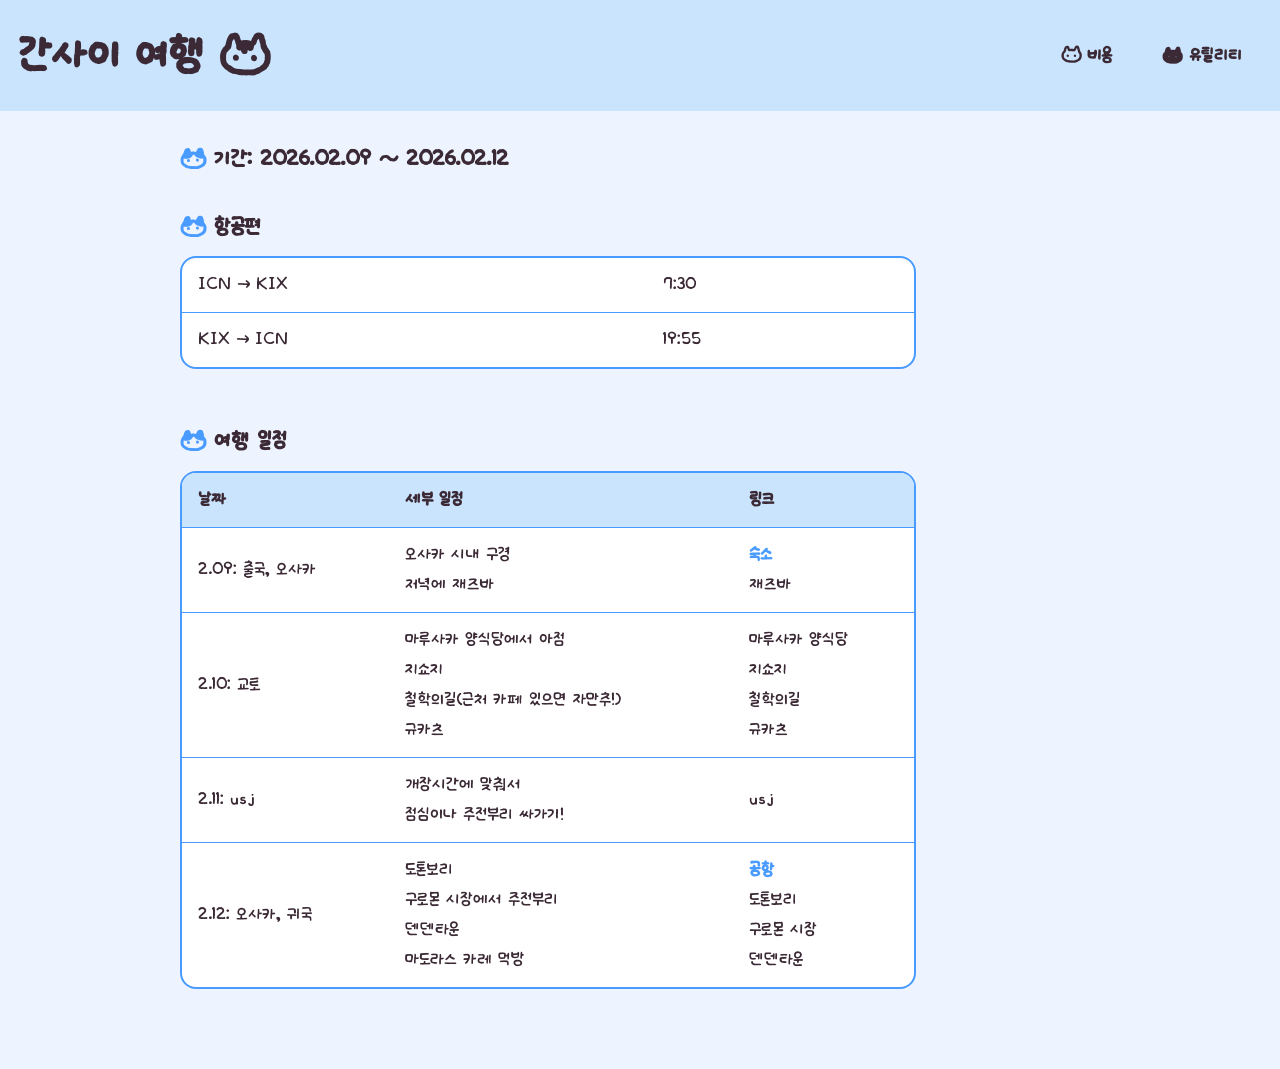
<file: index.html>
<!DOCTYPE html>
<html lang="ko">
  <head>
    <meta name="viewport" content="width=device-width, initial-scale=1.0">
    <link rel="stylesheet" href="./css/main_style.css">
    <title> 2026 간사이 </title>
  </head>

  <body>
    <header class="site-header">
    <div id="logo">
      <h1> 간사이 여행 ♧</h1>
      <nav>
        <a href="/jhmj_kansai/cost_manage.html"> ♤ 비용 </a>
        <a href="/jhmj_kansai/util.html"> † 유틸리티 </a>
      </nav>
    </div>
  </header>
    <div class="section">
      <h3>기간: 2026.02.09 ~ 2026.02.12</h3>
      <h3>항공편</h3>
      <table>
        <tr>
          <td>ICN → KIX</td>
          <td>7:30</td>
        </tr>
        <tr>
          <td>KIX → ICN</td>
          <td>19:55</td>
        </tr>
      </table>

      <br>

    <h3>여행 일정</h3>
    <table>
      <thead>
        <tr>
          <th>날짜</th>
          <th>세부 일정</th>
          <th>링크</th>
        </tr>
      </thead>
      <tr>
        <td>2.09: 출국, 오사카</td>
        <td>오사카 시내 구경<br>저녁에 재즈바</td>
        <td><a href="https://maps.app.goo.gl/5QKWq7LcT6DKZyc16">숙소</a><br>재즈바</td>
      </tr>
      <tr>
        <td>2.10: 교토</td>
        <td>마루사카 양식당에서 아점<br>지쇼지
        <br>철학의길(근처 카페 있으면 자만추!)<br>규카츠</td>
        <td>마루사카 양식당<br>지쇼지<br>철학의길<br>규카츠</td>
      </tr>
      <tr>
        <td>2.11: usj</td>
        <td>개장시간에 맞춰서<br>점심이나 주전부리 싸가기!</td>
        <td>usj</td>
      </tr>
      <tr>
        <td>2.12: 오사카, 귀국</td>
        <td>도톤보리<br>구로몬 시장에서 주전부리<br>덴덴타운
          <br>마도라스 카레 먹방</td>
        <td><a href="https://maps.app.goo.gl/cMk9TgbFaijjdCP4A">공항</a><br>도톤보리<br>구로몬 시장<br>덴덴타운</td>
      </tr>
    </table>
    </div>
  </body>

</html>
</file>
<file: css/main_style.css>
/* 폰트 등록 */
@font-face {
  font-family: "온글잎 박다현체";             /* css 내에서 부를 별칭 */
  src: url("../fonts/온글잎 박다현체.ttf");   /* 폰트 위치 */
}

/* -----------기본 세팅----------- */
:root{
  --bg: #edf4ff;
  --main_blue: #cae4fe;
  --sub_blue: #499bff;
  --card: #ffffff;
  --text: #3b2a35;
}

/* 박스 크기 계산 방식 통일
*는 모든 요소에 적용한다는 뜻
border-box: width 안에 padding + border 포함 */
* {box-sizing: border-box;}

body {
  font-family: "온글잎 박다현체", sans-serif;
  margin: 0;
  color: var(--text);
  background: var(--bg);
  line-height: 1.5;       /* 줄 간격 */
}

/* -----------공통 레이아웃: 페이지 가운데 정렬----------- */
body > *{
  width: min(920px, 96vw);  /* 최대 920픽셀, 모바일에서는 화면의 92%로 */
  margin-left: auto;        /* 가운데 정렬 */
  margin-right: auto;
  padding-bottom: 80px;
}

/* -----------헤더----------- */
.site-header{
  width: 100vw;                       /* 화면 전체 폭 */
  margin-top: 0px;
  margin-left: calc(50% - 50vw);      /* 양쪽 끝까지 당김 */
  margin-right: calc(50% - 50vw);
  background: var(--main_blue);
  padding: 18px 18px;
}

/* 제목은 왼쪽, 메뉴는 오른쪽 */
#logo{
  display: flex;                    /* 가로 배치 */
  align-items: center;              /* 세로 중앙 */
  justify-content: space-between;   /* 좌우 끝으로 벌림 */
  gap: 12px;                        /* 요소 사이 간격 */
}

#logo h1{
  margin: 0;                /* 기본 여백 제거 */
  font-size: 50px;
}

#logo nav{
  display: flex;      /* 메뉴를 가로로 */
  gap: 10px;          /* 버튼 사이 간격 */
}

/* 네비 버튼 */
#logo nav a{
  display: inline-block;
  text-decoration: none;            /* 밑줄 제거 */
  font-size: 20px;
  color: var(--text);
  background: var(--main_blue);
  padding: 10px 20px;
  font-weight: 700;
}

/* -----------제목/섹션----------- */
h3{
  margin-top: 30px;
  margin-bottom: 10px;
  font-size: 25px;
  color: var(--text);
}

/* h3 앞 장식 */
h3::before{
  content: " ¢ ";
  color: var(--sub_blue);
}

/* -----------표를 카드처럼----------- */
table{
  font-size: 20px;
  width: 80%;
  background: var(--card);
  border: 2px solid var(--sub_blue);
  border-radius: 16px;
  overflow: hidden;                     /* 둥근 모서리 안 넘치게 */
  border-collapse: separate;
  border-spacing: 0;
}

thead th{
  background: var(--main_blue);
  color: var(--text);
  font-weight: 800;
  text-align: left; 
}

th, td{
  padding: 12px 16px;                           /* 셀 안쪽 여백 */
  border-bottom: 1px solid var(--sub_blue);     /* 행 구분선 */
}

/* 마지막 줄 밑줄 제거 */
tbody tr:last-child td{
  border-bottom: none;
}

td a{
  color: var(--sub_blue);
  text-decoration: none;
  font-weight: 600;
}

/* -----------반응형 (폰에서 헤더 줄바꿈)----------- */
/* 화면이 520 픽셀 이하면 로고/메뉴 새로 배치
모바일에서도 안 깨짐! */
@media (max-width: 520px){
  #logo{
    flex-direction: column;
    align-items: flex-start;
  }

  table {
    width: 100%;
  }

  #logo h1 {
    font-size: 36px;
  }
}
</file>
